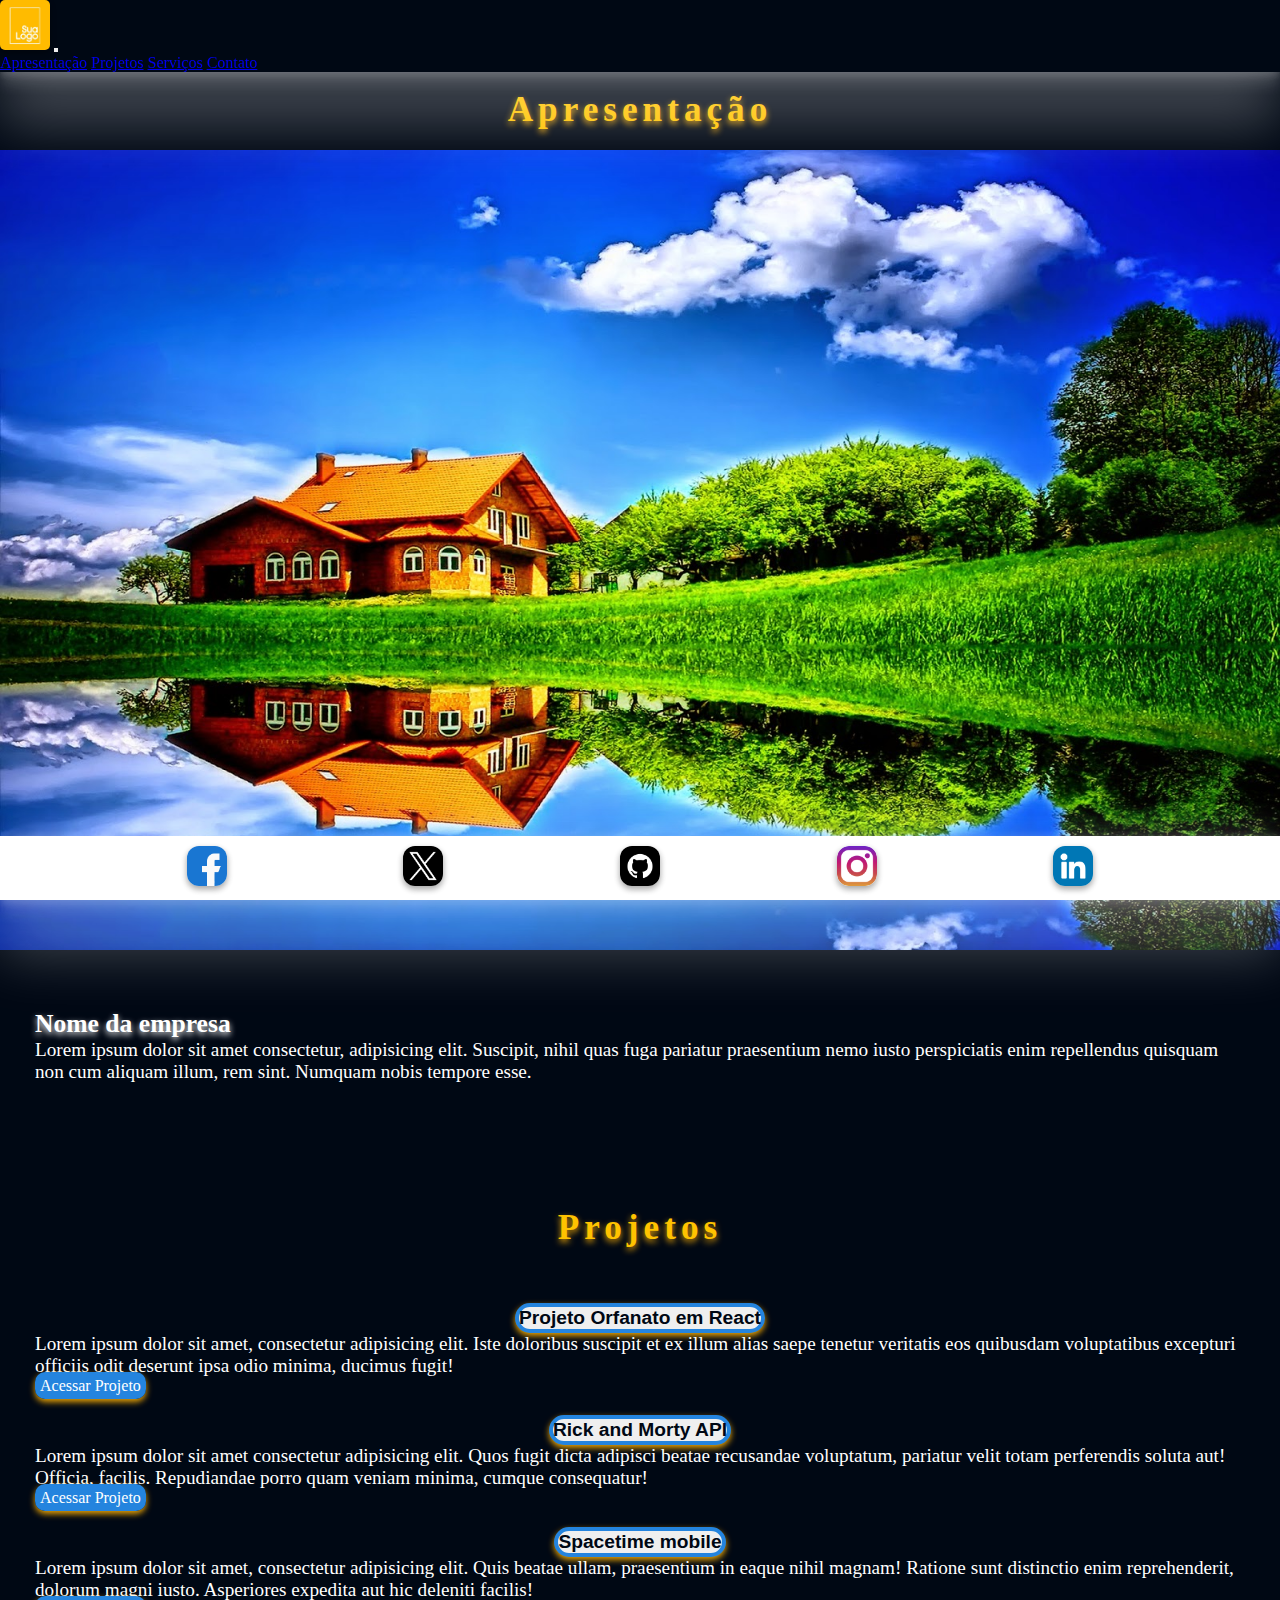
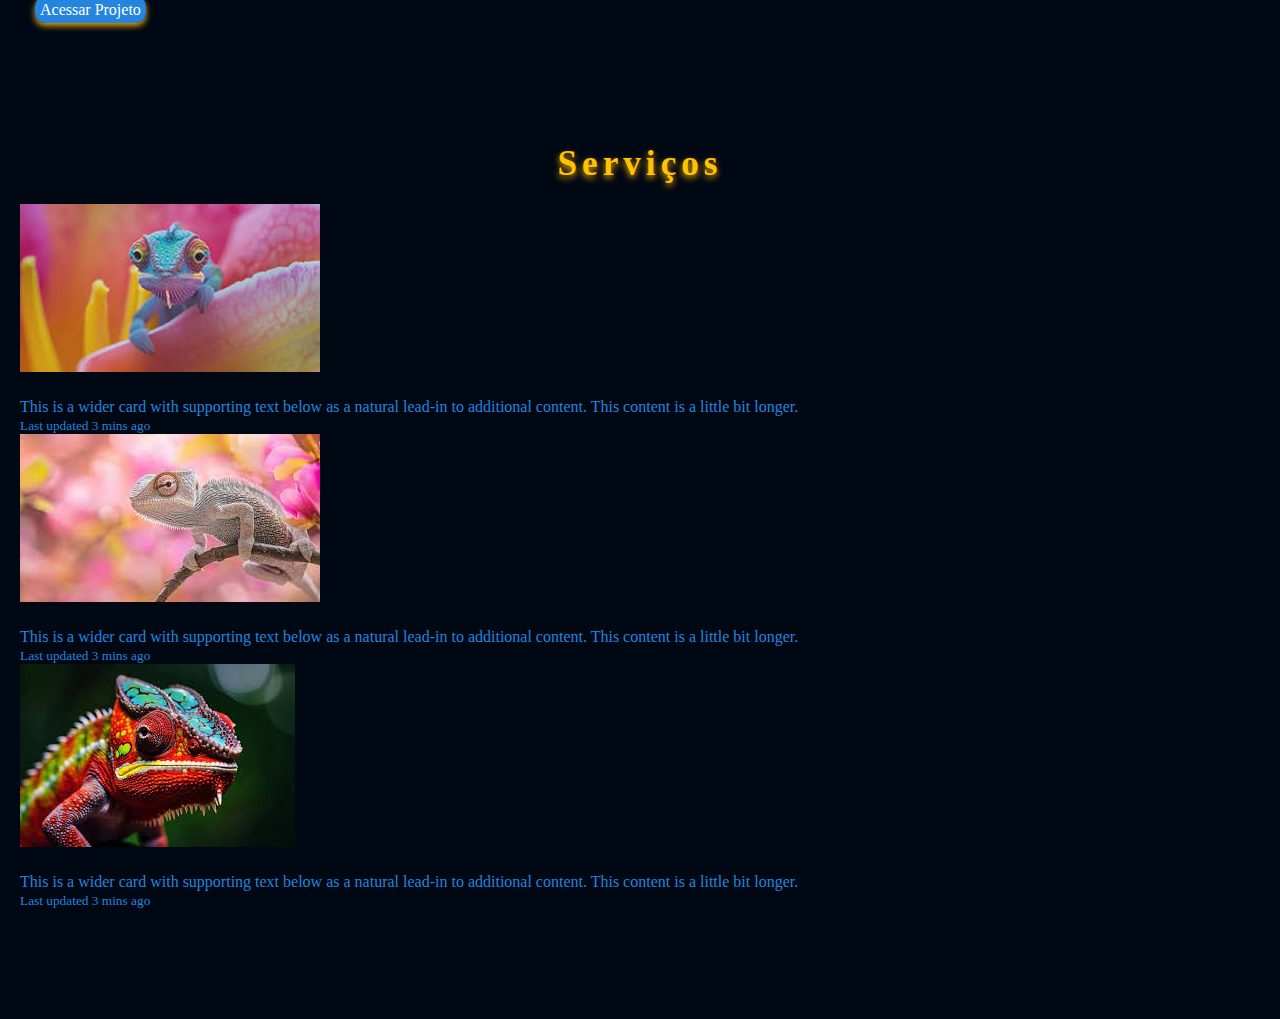
<file: Aula02/index.html>
<!DOCTYPE html>
<html lang="en">
<head>
    <meta charset="UTF-8">
    <meta name="viewport" content="width=device-width, initial-scale=1.0">
    <title>Landing Page</title>
    <link rel="stylesheet" href="style.css">
    <link href="https://cdn.jsdelivr.net/npm/bootstrap@5.0.2/dist/css/bootstrap.min.css" rel="stylesheet" integrity="sha384-EVSTQN3/azprG1Anm3QDgpJLIm9Nao0Yz1ztcQTwFspd3yD65VohhpuuCOmLASjC" crossorigin="anonymous">
    <script src="https://cdn.jsdelivr.net/npm/bootstrap@5.0.2/dist/js/bootstrap.bundle.min.js" integrity="sha384-MrcW6ZMFYlzcLA8Nl+NtUVF0sA7MsXsP1UyJoMp4YLEuNSfAP+JcXn/tWtIaxVXM" crossorigin="anonymous"></script>
</head>
<body>
    <nav class="navbar navbar-expand-lg navbar-light bg-light">
        <div class="container-fluid">
          <img src="./images/logo.png" alt="Logo" class="img-logo">
          <button class="navbar-toggler" type="button" data-bs-toggle="collapse" data-bs-target="#navbarNavAltMarkup" aria-controls="navbarNavAltMarkup" aria-expanded="false" aria-label="Toggle navigation">
            <span class="navbar-toggler-icon"></span>
          </button>
          <div class="collapse navbar-collapse" id="navbarNavAltMarkup">
            <div class="navbar-nav">
              <a class="nav-link" href="#section1">Apresentação</a>
              <a class="nav-link" href="#section2">Projetos</a>
              <a class="nav-link" href="#section3">Serviços</a>
              <a class="nav-link" href="./contato.html">Contato</a>

            </div>
          </div>
        </div>
      </nav>
      <main>
        <section id="section1">
            <h2>Apresentação</h2>
            <div class="s1-content">
                <img src="./images//section-01-image.jpg" alt="Paisagem">
                <div class="h3-p-together">
                    <h3>Nome da empresa</h3>
                    <p>Lorem ipsum dolor sit amet consectetur, adipisicing elit. Suscipit, nihil quas fuga pariatur praesentium nemo iusto perspiciatis enim repellendus quisquam non cum aliquam illum, rem sint. Numquam nobis tempore esse.</p>
                </div>
            </div>
        </section>
        <section id="section2">
            <h2>Projetos</h2>
            <div class="wrap-acc">
                <div class="accordion accordion-flush" id="accordionFlushExample">
                    <div class="accordion-item">
                      <h2 class="accordion-header" id="flush-headingOne">
                        <button class="accordion-button collapsed" type="button" data-bs-toggle="collapse" data-bs-target="#flush-collapseOne" aria-expanded="false" aria-controls="flush-collapseOne">
                          Projeto Orfanato em React
                        </button>
                      </h2>
                      <div id="flush-collapseOne" class="accordion-collapse collapse" aria-labelledby="flush-headingOne" data-bs-parent="#accordionFlushExample">
                        <div class="accordion-body">Lorem ipsum dolor sit amet, consectetur adipisicing elit. Iste doloribus suscipit et ex illum alias saepe tenetur veritatis eos quibusdam voluptatibus excepturi officiis odit deserunt ipsa odio minima, ducimus fugit!</div>
                        <a target="_blank" class="link-projeto" href="https://github.com/Andredev-dias/NextLevelWeek3_ProjetoOrfanato_React">Acessar Projeto</a>
                      </div>
                    </div>
                    <div class="accordion-item">
                      <h2 class="accordion-header" id="flush-headingTwo">
                        <button class="accordion-button collapsed" type="button" data-bs-toggle="collapse" data-bs-target="#flush-collapseTwo" aria-expanded="false" aria-controls="flush-collapseTwo">
                          Rick and Morty API
                        </button>
                      </h2>
                      <div id="flush-collapseTwo" class="accordion-collapse collapse" aria-labelledby="flush-headingTwo" data-bs-parent="#accordionFlushExample">
                        <div class="accordion-body">Lorem ipsum dolor sit amet consectetur adipisicing elit. Quos fugit dicta adipisci beatae recusandae voluptatum, pariatur velit totam perferendis soluta aut! Officia, facilis. Repudiandae porro quam veniam minima, cumque consequatur!</div>
                        <a target="_blank" class="link-projeto" href="https://github.com/Andredev-dias/RickAndMortySearchList">Acessar Projeto</a>
                      </div>
                    </div>
                    <div class="accordion-item">
                      <h2 class="accordion-header" id="flush-headingThree">
                        <button class="accordion-button collapsed" type="button" data-bs-toggle="collapse" data-bs-target="#flush-collapseThree" aria-expanded="false" aria-controls="flush-collapseThree">
                          Spacetime mobile
                        </button>
                      </h2>
                      <div id="flush-collapseThree" class="accordion-collapse collapse" aria-labelledby="flush-headingThree" data-bs-parent="#accordionFlushExample">
                        <div class="accordion-body">Lorem ipsum dolor sit amet, consectetur adipisicing elit. Quis beatae ullam, praesentium in eaque nihil magnam! Ratione sunt distinctio enim reprehenderit, dolorum magni iusto. Asperiores expedita aut hic deleniti facilis!</div>
                        <a target="_blank" class="link-projeto" href="https://github.com/Andredev-dias/Spacetime-mobile">Acessar Projeto</a>
                      </div>
                    </div>
                  </div>
            </div>
        </section>
        <section id="section3">
            <h2>Serviços</h2>
            <div class="wrap-cards">
                <div class="card mb-3">
                    <img src="./images/f1.jfif" class="card-img-top" alt="Foto iguana 1">
                    <div class="card-body">
                      <h5 class="card-title">Card title</h5>
                      <p class="card-text">This is a wider card with supporting text below as a natural lead-in to additional content. This content is a little bit longer.</p>
                      <p class="card-text"><small class="text-muted">Last updated 3 mins ago</small></p>
                    </div>
                  </div>
                  <div class="card mb-3">
                    <img src="./images/f2.jfif" class="card-img-top" alt="Foto iguana 2">
                    <div class="card-body">
                      <h5 class="card-title">Card title</h5>
                      <p class="card-text">This is a wider card with supporting text below as a natural lead-in to additional content. This content is a little bit longer.</p>
                      <p class="card-text"><small class="text-muted">Last updated 3 mins ago</small></p>
                    </div>
                  </div>
                  <div class="card mb-3">
                    <img src="./images/f3.jfif" class="card-img-top" alt="Foto iguana 3">
                    <div class="card-body">
                      <h5 class="card-title">Card title</h5>
                      <p class="card-text">This is a wider card with supporting text below as a natural lead-in to additional content. This content is a little bit longer.</p>
                      <p class="card-text"><small class="text-muted">Last updated 3 mins ago</small></p>
                    </div>
                  </div>
            </div>
        </section>
      </main>
      <footer>
            <a href="https://www.facebook.com/" target="_blank"><img class="img-footer" src="./images/facebook.png" alt="Facebook logo"></a>
            <a href="https://x.com/" target="_blank"><img class="img-footer" src="./images/twitter.png" alt="Twitter logo"></a>
            <a href="https://github.com/Andredev-dias" target="_blank"><img class="img-footer" src="./images//github.png" alt="Github logo"></a>
            <a href="https://www.instagram.com/" target="_blank"><img class="img-footer" src="./images/instagram.png" alt="Instagram logo"></a>
            <a href="https://www.linkedin.com/feed/" target="_blank"><img class="img-footer" src="./images/linkedin.png" alt="Linkedin logo"></a>
      </footer>
</body>
</html>
</file>
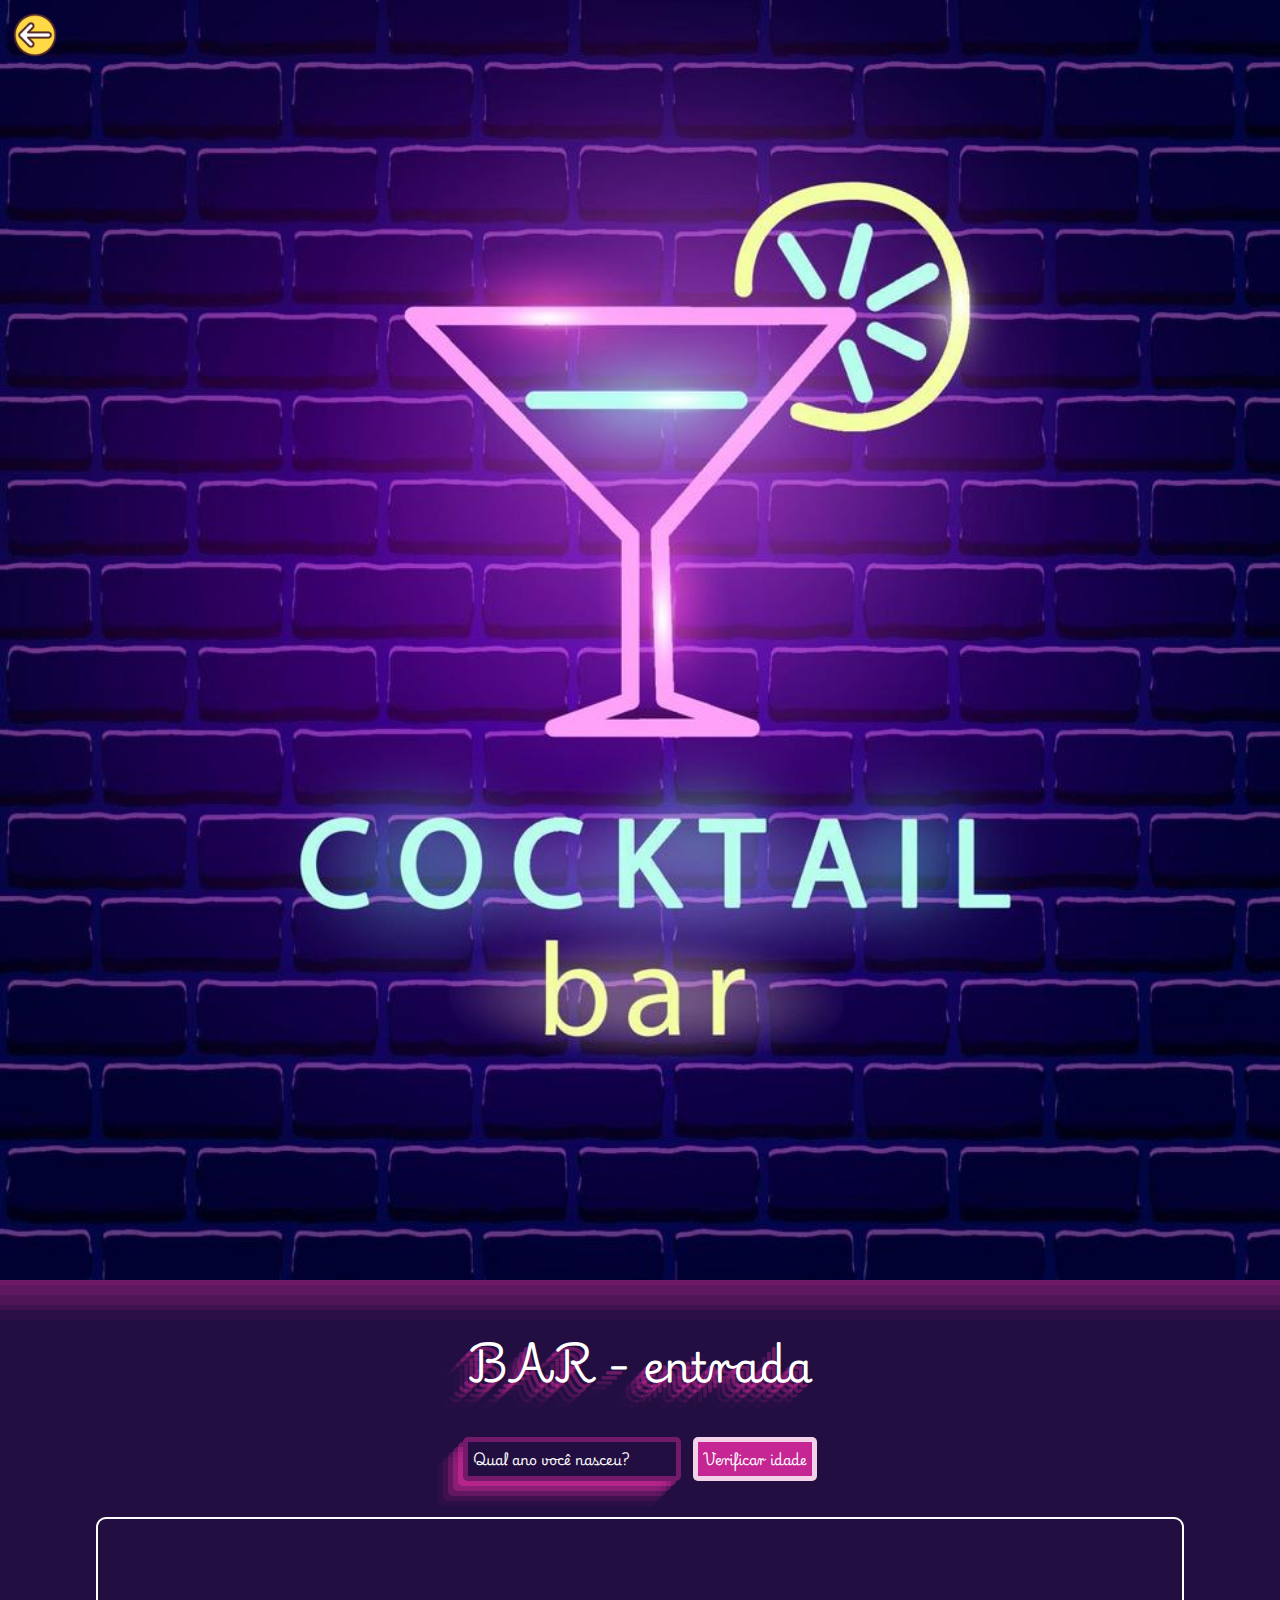
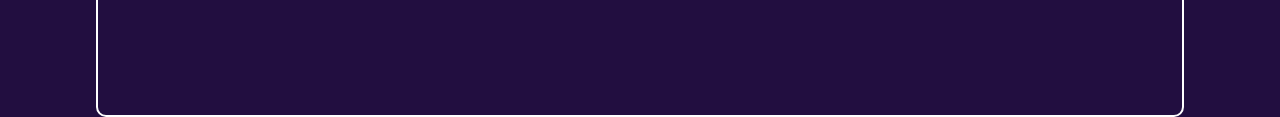
<file: Aula03/Bar/index.html>
<!DOCTYPE html>
<html lang="en">
  <head>
    <meta charset="UTF-8" />
    <meta name="viewport" content="width=device-width, initial-scale=1.0" />
    <title>Bar</title>
    <link rel="stylesheet" href="style.css" />
    <script src="script.js"></script>
    <link rel="preconnect" href="https://fonts.googleapis.com" />
    <link rel="preconnect" href="https://fonts.gstatic.com" crossorigin />
    <link
      href="https://fonts.googleapis.com/css2?family=Playwrite+HU:wght@100..400&display=swap"
      rel="stylesheet"
    />
  </head>
  <body>
    <a class="back-btn" href="../Menu/"
      ><img
        width="50px"
        height="auto"
        src="./images/arrow-circle-left.png"
        alt="Logo"
    /></a>
    <img
      class="logo"
      src="./images//logo.jpg"
      width="100%"
      height="auto"
      alt=""
    />
    <h1><strong>BAR</strong> - entrada</h1>
    <div class="wrapInputs">
      <input
        type="number"
        id="clientBirth"
        placeholder="Qual ano você nasceu?"
      />
      <button onclick="checkMajority()">Verificar idade</button>
    </div>
    <div class="wrapResults">
      <p id="result"></p>
      <p id="clientAge"></p>
    </div>
  </body>
</html>
</file>
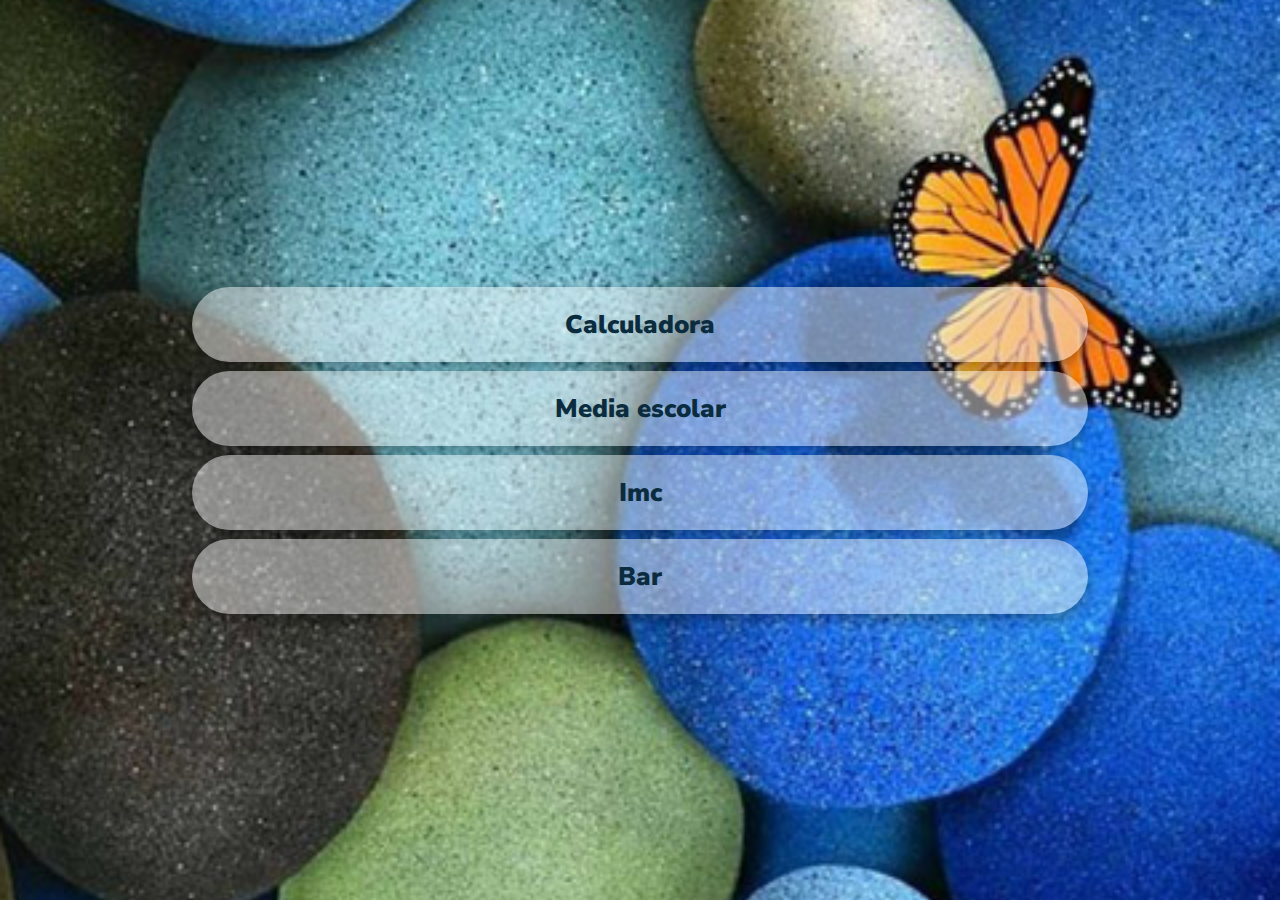
<file: Aula03/Menu/index.html>
<!DOCTYPE html>
<html lang="en">
<head>
    <meta charset="UTF-8">
    <meta name="viewport" content="width=device-width, initial-scale=1.0">
    <title>Menu</title>
    <link rel="stylesheet" href="style.css">
    <link rel="preconnect" href="https://fonts.googleapis.com">
    <link rel="preconnect" href="https://fonts.gstatic.com" crossorigin>
    <link href="https://fonts.googleapis.com/css2?family=Nunito+Sans:ital,opsz,wght@0,6..12,200..1000;1,6..12,200..1000&display=swap" rel="stylesheet">
</head>
<body>
    <p class="p1"><a href="../Calculadora/">Calculadora</a></p>
    <p class="p2"><a href="../MediaEscolar/">Media escolar</a></p>
    <p class="p3"><a href="../Imc/">Imc</a></p>
    <p class="p4"><a href="../Bar/">Bar</a></p>
</body>
</html>
</file>
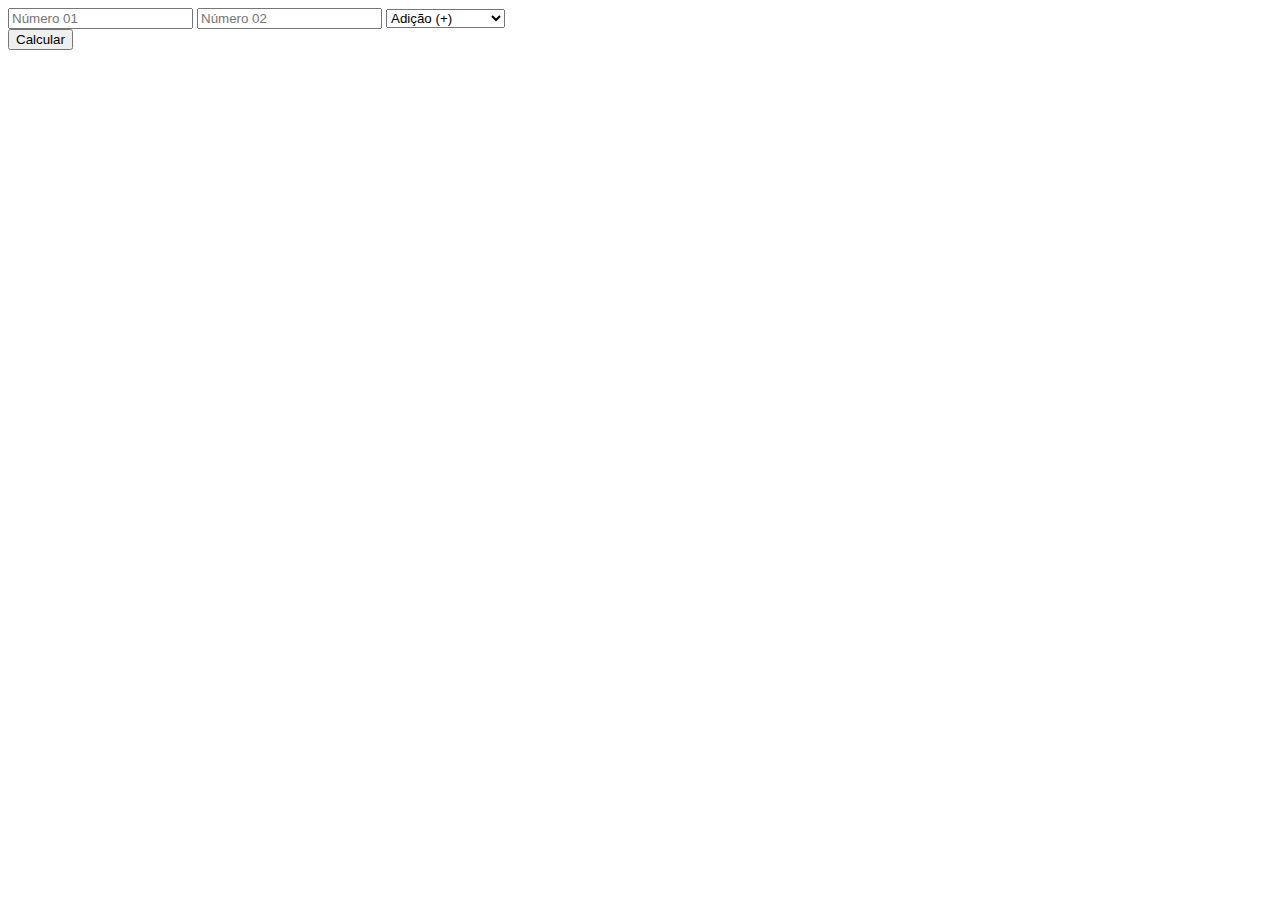
<file: Aula04/ref_html/index.html>
<!DOCTYPE html>
<html lang="en">
  <head>
    <meta charset="UTF-8" />
    <meta name="viewport" content="width=device-width, initial-scale=1.0" />
    <title>ref_estrutura</title>
  </head>
  <body>
    <div>
      <input type="number" placeholder="Número 01" id="num1" />
      <input type="number" placeholder="Número 02" id="num2" />
      <select id="operador">
        <option value="+">Adição (+)</option>
        <option value="-">Subtração (-)</option>
        <option value="*">Multiplicação (x)</option>
        <option value="/">Divisão (/)</option>
      </select>
    </div>
    <div>
      <button onclick="calcular()">Calcular</button>
      <h1 id="resultado"></h1>
    </div>
    <script>
      function calcular() {
        var num1 = parseFloat(document.getElementById("num1").value);
        var num2 = parseFloat(document.getElementById("num2").value);
        var operador = document.getElementById("operador").value;
        console.log(num1, num2, operador)
        var resultado;

        switch (operador) {
          case "+":
            resultado = num1 + num2;
            break;
          case "-":
            resultado = num1 - num2;
            break;
          case "*":
            resultado = num1 * num2;
            break;
          case "/":
            if (num2 !== 0) {
              resultado = num1 / num2;
            } else {
              resultado = "Erro divisão por 0";
            }
            break;
          default:
            "Operador inválido";
            break;
        }
        document.getElementById("resultado").textContent = format(resultado);
      }

      const format = (resultado) => Number.isInteger(resultado) ? resultado : resultado !== "Erro divisão por 0" ? resultado.toFixed(2) : resultado

    </script>
  </body>
</html>
</file>
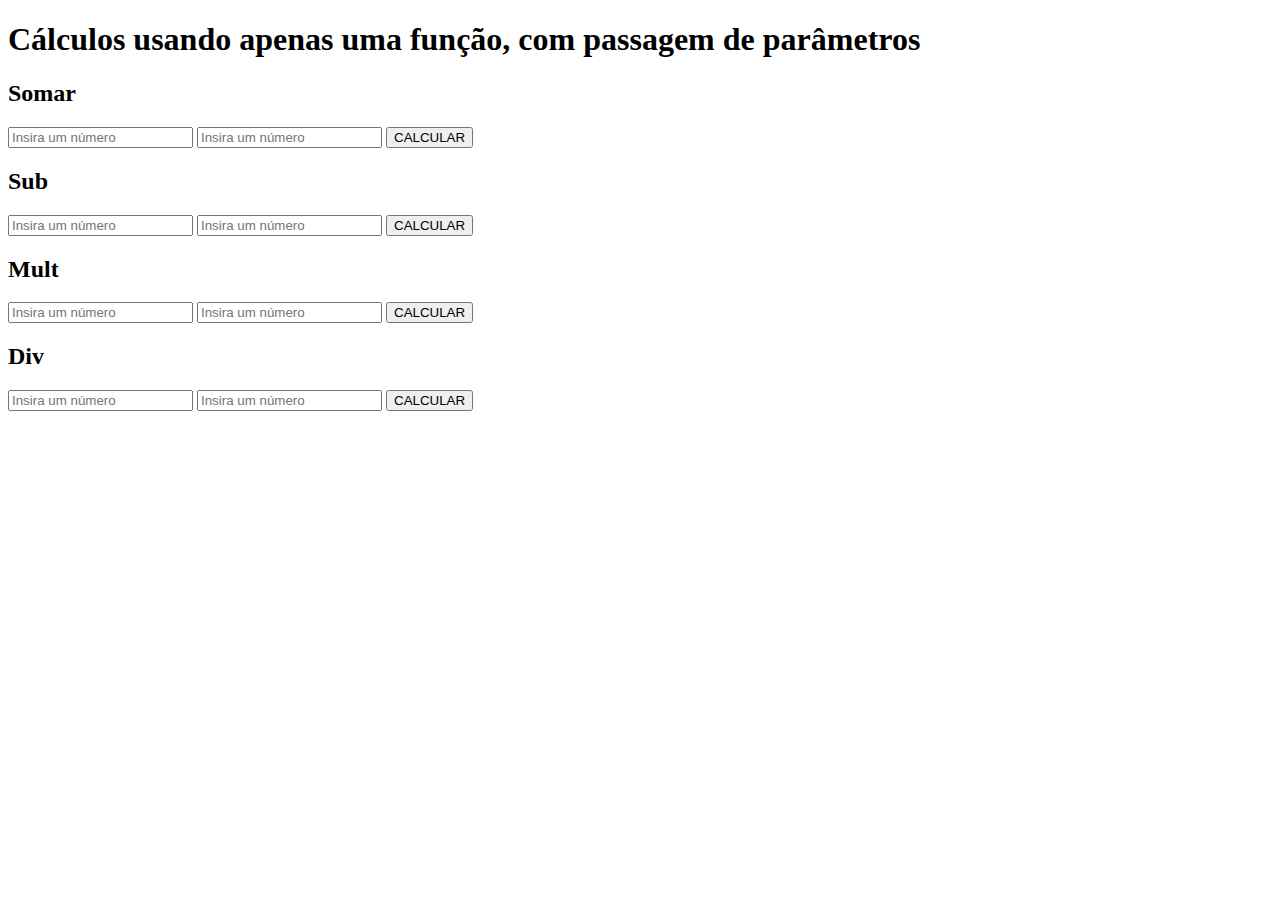
<file: Aula04/ref_js/index.html>
<!DOCTYPE html>
<html lang="en">
  <head>
    <meta charset="UTF-8" />
    <meta name="viewport" content="width=device-width, initial-scale=1.0" />
    <title>REFATORAÇÃO DO JS - CALCULOS</title>
  </head>
  <body>
    <h1>Cálculos usando apenas uma função, com passagem de parâmetros</h1>
    <section>
      <h2>Somar</h2>
      <input type="number" id="n1" placeholder="Insira um número" />
      <input type="number" id="n2" placeholder="Insira um número" />
      <button onclick="calcular('n1', 'n2', 'respSoma', '+')">CALCULAR</button>
      <p id="respSoma"></p>
    </section>
    <section>
      <h2>Sub</h2>
      <input type="number" id="n3" placeholder="Insira um número" />
      <input type="number" id="n4" placeholder="Insira um número" />
      <button onclick="calcular('n3', 'n4', 'respSub', '-')">CALCULAR</button>
      <p id="respSub"></p>
    </section>
    <section>
      <h2>Mult</h2>
      <input type="number" id="n5" placeholder="Insira um número" />
      <input type="number" id="n6" placeholder="Insira um número" />
      <button onclick="calcular('n5', 'n6', 'respMult', '*')">CALCULAR</button>
      <p id="respMult"></p>
    </section>
    <section>
      <h2>Div</h2>
      <input type="number" id="n7" placeholder="Insira um número" />
      <input type="number" id="n8" placeholder="Insira um número" />
      <button onclick="calcular('n7', 'n8', 'respDiv', '/')">CALCULAR</button>
      <p id="respDiv"></p>
    </section>
    <script>
      function calcular(numero1, numero2, resposta, operador) {
        var num1 = parseFloat(document.getElementById(numero1).value);
        var num2 = parseFloat(document.getElementById(numero2).value);
        var resultado;

        switch (operador) {
          case "+":
            resultado = num1 + num2;
            break;
          case "-":
            resultado = num1 - num2;
            break;
          case "*":
            resultado = num1 * num2;
            break;
          case "/":
            if(num2 !== 0){
                resultado = num1 / num2;
            } else {
                resultado = "Erro divisão por 0"
            }
            break;
          default:
            "Operador inválido";
            break;
        }
        document.getElementById(resposta).textContent = format(resultado)
      }

      function format(resultado){
        if(Number.isInteger(resultado)){
            return resultado
        } else if(resultado !== "Erro divisão por 0"){
            return resultado.toFixed(2)
        } else {
            return resultado
        }
      }
    </script>
  </body>
</html>
</file>
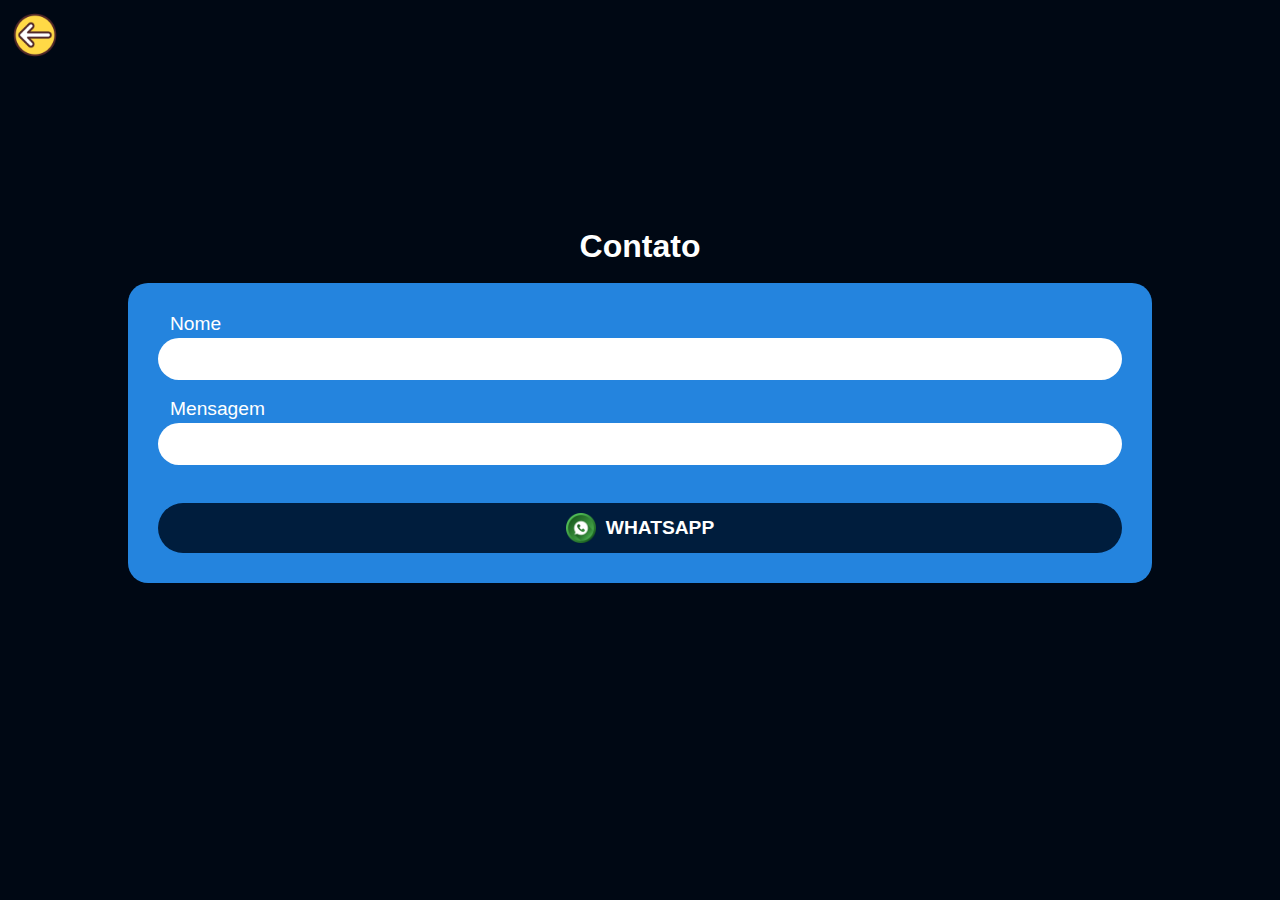
<file: Aula02/contato.html>
<!DOCTYPE html>
<html lang="en">
<head>
    <meta charset="UTF-8">
    <meta name="viewport" content="width=device-width, initial-scale=1.0">
    <title>Contato</title>
    <link rel="stylesheet" href="contato.css">
    <script src="contato.js"></script>
</head>
<body>
    <a class="back-btn" href="./index.html"><img width="50px" height="auto" src="./images/arrow-circle-left.png" alt="Back button"></a>
    <main>
        <h1>Contato</h1>
        <div class="wrap-contato">
            <label for="nome">Nome</label>
            <input type="text" id="nome">
            <label for="msg">Mensagem</label>
            <input type="text" id="msg">
            <button onclick="enviar()"><img width="30px" height="auto" src="./images/whatsapp.png" alt="Icon"> WHATSAPP</button>
        </div>
    </main>
</body>
</html>
</file>
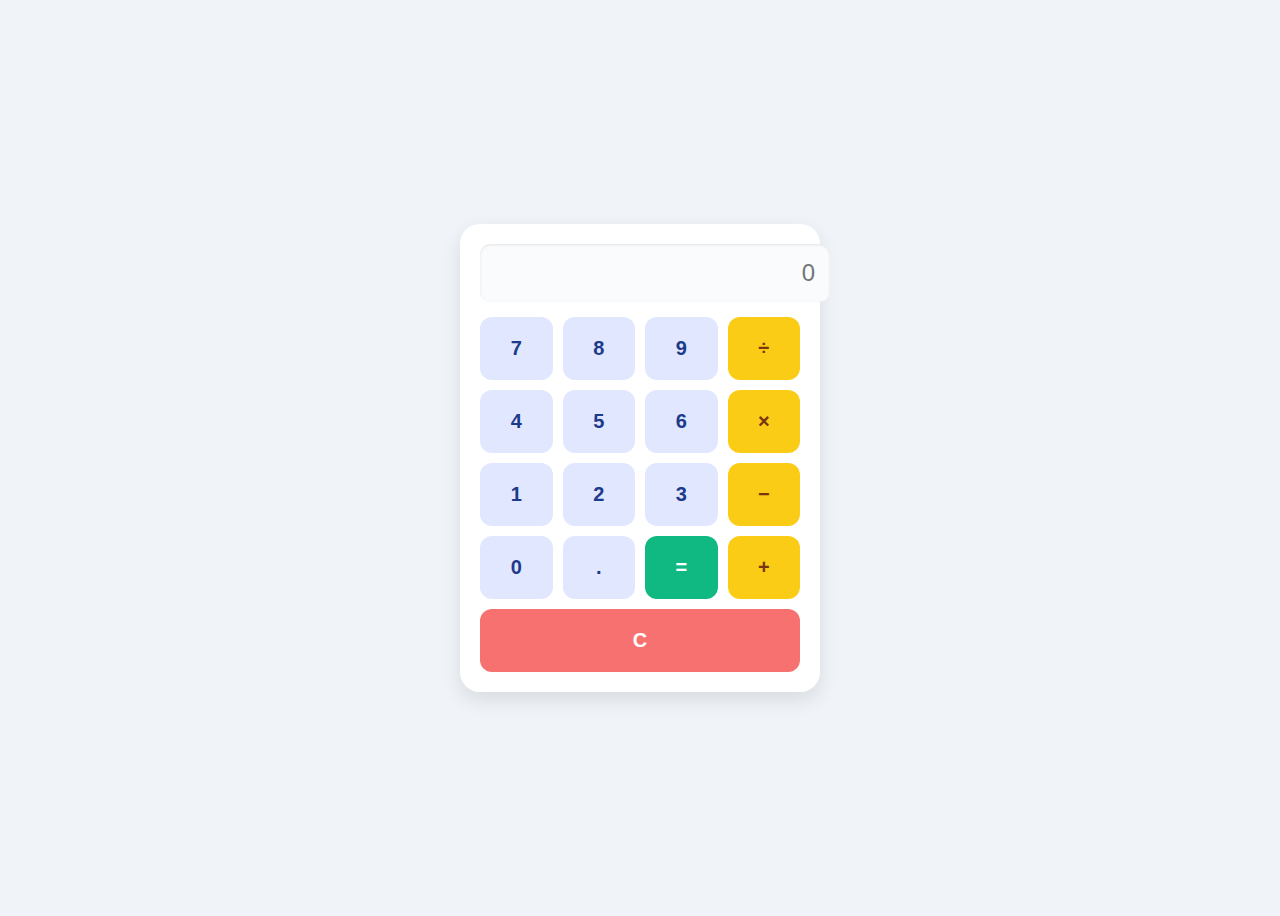
<file: ChatGptTry/calc.html>
<!DOCTYPE html>
<html lang="pt-BR">
<head>
  <meta charset="UTF-8">
  <meta name="viewport" content="width=device-width, initial-scale=1.0">
  <title>Calculadora Grid</title>
  <style>
    body {
      background: #f0f4f8;
      display: flex;
      justify-content: center;
      align-items: center;
      height: 100vh;
      font-family: 'Segoe UI', sans-serif;
    }

    .calculator {
      background: #ffffff;
      padding: 20px;
      border-radius: 20px;
      box-shadow: 0 8px 20px rgba(0, 0, 0, 0.1);
      width: 320px;
    }

    .calculator input {
      width: 100%;
      font-size: 24px;
      padding: 15px;
      border: none;
      border-radius: 10px;
      margin-bottom: 15px;
      background: #f9fbfc;
      box-shadow: inset 0 1px 3px rgba(0,0,0,0.1);
      text-align: right;
    }

    .buttons {
      display: grid;
      grid-template-columns: repeat(4, 1fr);
      gap: 10px;
    }

    button {
      padding: 20px;
      font-size: 20px;
      border: none;
      border-radius: 12px;
      background-color: #e0e7ff;
      color: #1e3a8a;
      font-weight: bold;
      cursor: pointer;
      transition: background 0.2s;
    }

    button:hover {
      background-color: #c7d2fe;
    }

    .operator {
      background-color: #facc15;
      color: #78350f;
    }

    .operator:hover {
      background-color: #fde047;
    }

    .equal {
      background-color: #10b981;
      color: white;
    }

    .equal:hover {
      background-color: #059669;
    }

    .clear {
      background-color: #f87171;
      color: white;
    }

    .clear:hover {
      background-color: #ef4444;
    }
  </style>
</head>
<body>
  <div class="calculator">
    <input type="text" id="display" placeholder="0" readonly>
    <div class="buttons">
      <button onclick="append('7')">7</button>
      <button onclick="append('8')">8</button>
      <button onclick="append('9')">9</button>
      <button class="operator" onclick="append('/')">÷</button>

      <button onclick="append('4')">4</button>
      <button onclick="append('5')">5</button>
      <button onclick="append('6')">6</button>
      <button class="operator" onclick="append('*')">×</button>

      <button onclick="append('1')">1</button>
      <button onclick="append('2')">2</button>
      <button onclick="append('3')">3</button>
      <button class="operator" onclick="append('-')">−</button>

      <button onclick="append('0')">0</button>
      <button onclick="append('.')">.</button>
      <button class="equal" onclick="calculate()">=</button>
      <button class="operator" onclick="append('+')">+</button>

      <button class="clear" onclick="clearDisplay()" style="grid-column: span 4;">C</button>
    </div>
  </div>

  <script>
    const display = document.getElementById('display');

    function append(value) {
      display.value += value;
    }

    function clearDisplay() {
      display.value = '';
    }

    function calculate() {
      try {
        display.value = eval(display.value);
      } catch {
        display.value = 'Erro';
      }
    }
  </script>
</body>
</html>
</file>
<file: Aula02/style.css>
:root{
   --darkBlue: #000814;
   --mediumBlue: #001D3D;
   --lightblue: #2484de;
   --darkYellow: #FFC300;
   --lightYellow: #FFD60A;
   --white: #ffffff;
}

*{
    padding: 0;
    margin: 0;
    box-sizing: border-box;
    /* scroll-behavior: smooth; */
}

body{
    background-color:var(--darkBlue) !important;
    color: var(--white) !important;
}

.navbar{
    /* background-color: var(--lightblue) !important; */
    box-shadow: rgba(255, 255, 255, 0.25) 0px 54px 55px, rgba(255, 255, 255, 0.12) 0px -12px 30px, rgba(255, 255, 255, 0.12) 0px 4px 6px, rgba(255, 255, 255, 0.17) 0px 12px 13px, rgba(255, 255, 255, 0.09) 0px -3px 5px;
    position: fixed !important;
    width: 100%;
    z-index: 999;
}

/* .navbar-nav a{
    color: var(--lightYellow) !important;
} */

.img-logo{
    width: 50px;
    height: auto;
    border-radius: 5px;
    box-shadow: #00000029 0px 3px 6px, #0000003b 0px 3px 6px;
}

section{
    min-height: 50vh;
    height: auto;
    padding-top: 10vh;
}

section h2{
        width: 100%;
        text-align: center;
        font-family: cursive;
        color: var(--darkYellow);
        text-shadow: #f5ac04f2 0px 3px 6px;
        font-size: 2.2rem;
        font-weight: bold;
        letter-spacing: 5px;
}

.s1-content img{
    width: 100%;
    height: auto;
    margin: 20px 0px;
}

.h3-p-together{
    padding: 35px;
}

.h3-p-together h3{
    font-size: 1.6rem;
    text-shadow: #fefefe 0px 3px 6px;
}

.h3-p-together p{
    font-size: 1.2rem;
}

.wrap-acc{
    display: flex;
    align-items: center;
    justify-content: center;
    padding: 35px;
}
.accordion{
    width: 100% !important;
}

.accordion-item{
    background-color: transparent !important;
}

.accordion button{
    color: var(--darkBlue) !important;
    font-size: 1.2rem;
    font-weight: bold;
    font-family: Arial, Helvetica, sans-serif !important;
    border: 4px solid var(--lightblue);
    border-radius: 20px !important;
    box-shadow: #f5ac04f2 0px 3px 6px;
    margin-top: 20px;
}

.accordion-body{
    color: var(--white) !important;
    font-size: 1.2rem !important;
}

.link-projeto{
    text-decoration: none !important;
    color: var(--white);
    text-align: center !important;
    padding-left: 25%;
    background-color: var(--lightblue);
    padding: 5px;
    border-radius: 10px;
    box-shadow: #f5ac04f2 0px 3px 6px;
}

.link-projeto:active{
    text-decoration: underline;
}

#section3{
    padding-bottom: 10vh;
}

.wrap-cards{
    padding: 20px;
}

.card-title{
    color: var(--darkBlue);
    font-size: 1.2rem;
    font-weight: bold;
}

.card-text{
    color: var(--lightblue);
    font-size: 1rem;
    font-size: 400;
}

footer{
    background-color: var(--white);
    box-shadow: rgba(255, 255, 255, 0.25) 0px 54px 55px, rgba(255, 255, 255, 0.12) 0px -12px 30px, rgba(255, 255, 255, 0.12) 0px 4px 6px, rgba(255, 255, 255, 0.17) 0px 12px 13px, rgba(255, 255, 255, 0.09) 0px -3px 5px;
    padding: 10px;
    display: flex;
    justify-content: space-evenly;
    align-items: center;
    position: fixed;
    bottom: 0;
    width: 100%;
}

.img-footer{
    width: 40px;
    height: auto;
    box-shadow: #00000029 0px 3px 6px, #0000003b 0px 3px 6px;
    border-radius: 12px;
}
</file>
<file: Aula03/Bar/style.css>
* {
    padding: 0;
    margin: 0;
    box-sizing: border-box;
    font-family: "Playwrite HU", cursive;
}

.back-btn {
    text-align: left;
    position: fixed;
    top: 10px;
    left: 10px;
}

body {
    background-color: rgb(34, 14, 64);
    display: flex;
    flex-direction: column;
    justify-content: center;
    align-items: center;
}

.logo {
    box-shadow: rgba(240, 46, 170, 0.1) 0px 5px, rgba(240, 46, 170, 0.1) 0px 15px, rgba(240, 46, 170, 0.1) 0px 25px, rgba(240, 46, 170, 0.1) 0px 30px, rgba(240, 46, 170, 0.05) 0px 40px;
}

h1 {
    width: 100%;
    text-align: center;
    color: #ffffff;
    text-shadow: rgba(240, 46, 170, 0.4) -5px 5px, rgba(240, 46, 170, 0.3) -10px 10px, rgba(240, 46, 170, 0.2) -15px 15px, rgba(240, 46, 170, 0.1) -20px 20px, rgba(240, 46, 170, 0.05) -25px 25px;
    margin-top: 5vh;
    font-size: 2.6rem;
}

.wrapInputs {
    display: flex;
    gap: 1vw;
    align-items: center;
    justify-content: center;
    margin-top: 4vh;
}

.wrapResults {
    display: flex;
    align-items: center;
    justify-content: center;
    flex-direction: column;
    margin-top: 4vh;
    color: #ffffff;
    border: 2px solid #ffffff;
    width: 85%;
    height: 200px;
    border-radius: 10px;
}

input {
    padding: 5px;
    background-color: transparent;
    border: none;
    border: 5px solid rgba(240, 46, 170, 0.4);
    box-shadow: rgba(240, 46, 170, 0.4) -5px 5px, rgba(240, 46, 170, 0.3) -10px 10px, rgba(240, 46, 170, 0.2) -15px 15px, rgba(240, 46, 170, 0.1) -20px 20px, rgba(240, 46, 170, 0.05) -25px 25px;
    border-radius: 5px;
    color: #ffffff;
}

input::placeholder {
    color: #ffffff;
}

button {
    padding: 5px;
    border-radius: 5px;
    background-color: rgba(240, 46, 169, 0.793);
    color: #ffffff;
    font-weight: 900;
    border: none;
    border: 5px solid rgba(255, 255, 255, 0.793);
}

button:active {
    border: 5px solid rgba(240, 46, 169, 0.793);
    background-color: #ffffff;
    color: rgba(240, 46, 169, 0.793);
}

p {
    width: 100%;
    text-align: center;
    font-size: 2rem;
}
</file>
<file: Aula03/Menu/style.css>
*{
    padding: 0;
    margin: 0;
    box-sizing: border-box;
}

body{
    display: flex;
    flex-direction: column;
    align-items: center;
    justify-content: center;
    gap: 1vh;
    height: 100vh;
    overflow: hidden;
    background-image: url("../images/borboleta.jpg");
    background-repeat: no-repeat;
    background-size: cover;
    background-position: center;
    text-align: center;
}

p{
    font-family: "Nunito Sans", sans-serif;
    font-weight: 900;
    font-size: 1.6rem;
    background-color: rgba(243, 243, 243, 0.485);
    border-radius: 999px;
    box-shadow: rgba(0, 0, 0, 0.35) 0px 5px 15px;
    color: rgb(11, 44, 62);
    width:70%;
    padding: 20px 40px;
}

.p1{
    animation: fromTop 2s ease-in-out;
}
.p2{
    animation: fromLeft 2s ease-in-out;
}
.p3{
    animation: fromRight 2s ease-in-out;
}
.p4{
    animation: fromBottom 2s ease-in-out;
}

p:active{
    background-color: rgba(243, 243, 243, 0.679);
    box-shadow: rgba(50, 50, 93, 0.25) 0px 30px 60px -12px inset, rgba(0, 0, 0, 0.3) 0px 18px 36px -18px inset;
}

a{
    text-decoration: none;
    color: inherit;
    width: 100%;
   
}

@keyframes fromTop {
    0%{
        opacity: 0;
        transform: translateY(-150px);
    }
    100%{
        opacity: 1;
        transform: translateY(0px);
    }
}

@keyframes fromLeft {
    0%{
        opacity: 0;
        transform: translateX(-150px);
    }
    100%{
        opacity: 1;
        transform: translateX(0px);
    }
}

@keyframes fromRight {
    0%{
        opacity: 0;
        transform: translateX(150px);
    }
    100%{
        opacity: 1;
        transform: translateX(0px);
    }
}

@keyframes fromBottom {
    0%{
        opacity: 0;
        transform: translateY(150px);
    }
    100%{
        opacity: 1;
        transform: translateY(0px);
    }
}
</file>
<file: Aula02/contato.css>
:root{
    --darkBlue: #000814;
    --mediumBlue: #001D3D;
    --lightblue: #2484de;
    --darkYellow: #FFC300;
    --lightYellow: #FFD60A;
    --white: #ffffff;
 }
*{
    margin: 0;
    padding: 0;
    box-sizing: border-box;
}

body{
    background-color:var(--darkBlue);
    color: var(--white);
    min-height: 100vh;
    height: auto;
    font-family: Arial, Helvetica, sans-serif;
}

main{
    display: flex;
    flex-direction: column;
    align-items: center;
    justify-content: center;
    gap: 2vh;
    height: 90vh;
}

.back-btn{
    position: absolute;
    top: 10px;
    left: 10px;
}

.wrap-contato{
    background-color: var(--lightblue);
    display: flex;
    flex-direction: column;
    align-items: center;
    justify-content: center;
    gap: 2vh;
    padding: 30px;
    border-radius: 20px;
    width: 80%;
}

.wrap-contato label{
    width: 100%;
    text-align: left;
    margin-bottom: -15px;
    padding-left: 12px;
    font-size: 1.2rem;
}


.wrap-contato input{
    padding: 10px;
    border-radius: 999px;
    border: none;
    width: 100%;
    font-size: 1.2rem;
}

.wrap-contato button{
    padding: 10px;
    border-radius: 999px;
    border: none;
    width: 100%;
    background-color: var(--mediumBlue);
    color: var(--white);
    font-size: 1.2rem;
    font-weight: bold;
    margin-top: 20px;
    display: flex;
    align-items: center;
    justify-content: center;
    gap: 10px;
}
</file>
